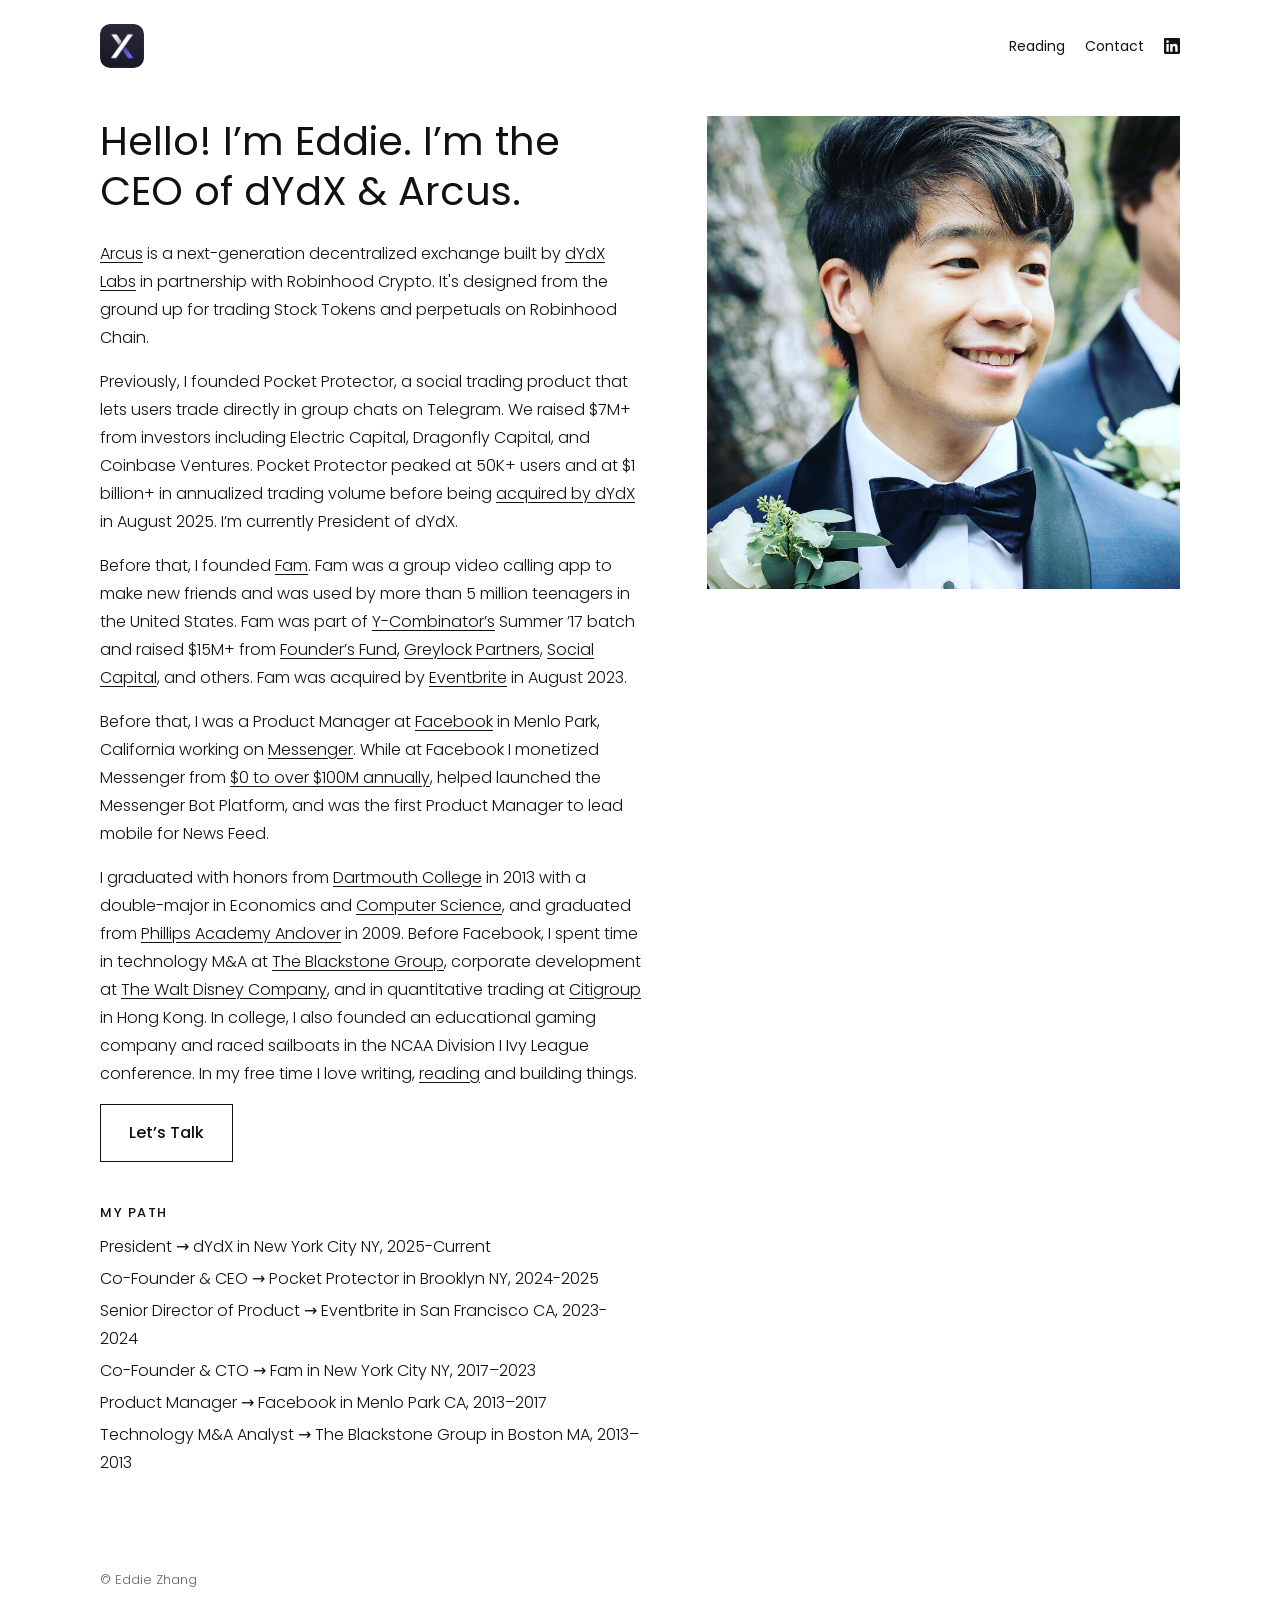
<file: index.html>
<!doctype html>
<html lang="en">
<head>
<meta charset="utf-8">
<meta name="viewport" content="width=device-width, initial-scale=1">
<title>Eddie Zhang</title>
<meta name="description" content="Eddie Zhang is the CEO of dYdX & Arcus. Previously founder of Pocket Protector and Fam, and a Product Manager at Facebook.">
<link rel="canonical" href="https://www.edwardzhang.com/">
<link rel="icon" href="/favicon.ico">
<link rel="preconnect" href="https://fonts.googleapis.com">
<link rel="preconnect" href="https://fonts.gstatic.com" crossorigin>
<link href="https://fonts.googleapis.com/css2?family=Poppins:wght@300;400;500;700&display=swap" rel="stylesheet">
<link rel="stylesheet" href="/style.css">
</head>
<body>
  <header class="site-header">
    <a class="logo" href="/"><img src="/assets/dydx-logo.png" alt="Eddie Zhang" width="44" height="44"></a>
    <nav class="site-nav" aria-label="Main">
      <a href="/reading">Reading</a>
      <a href="/contact">Contact</a>
      <a href="https://www.linkedin.com/in/eddiez37/" class="icon"><svg viewBox="0 0 24 24" aria-hidden="true"><path d="M20.4 20.5h-3.6v-5.6c0-1.3 0-3-1.8-3s-2.1 1.4-2.1 2.9v5.7H9.3V9h3.4v1.6h.1c.5-.9 1.6-1.8 3.4-1.8 3.6 0 4.3 2.4 4.3 5.5v6.2zM5.3 7.4a2.1 2.1 0 1 1 0-4.2 2.1 2.1 0 0 1 0 4.2zM7.1 20.5H3.6V9h3.5v11.5zM22.2 0H1.8C.8 0 0 .8 0 1.7v20.6c0 .9.8 1.7 1.8 1.7h20.4c1 0 1.8-.8 1.8-1.7V1.7C24 .8 23.2 0 22.2 0z"/></svg><span class="sr-only">LinkedIn</span></a>
    </nav>
  </header>
  <main>
    <div class="split">
      <div>
        <h1>Hello! I’m Eddie. I’m the CEO of dYdX &amp; Arcus.</h1>
        <p><a href="https://arcus.xyz/blog/welcome-to-arcus" rel="noopener">Arcus</a> is a next-generation decentralized exchange built by <a href="https://www.dydx.xyz/blog/a-new-arc" rel="noopener">dYdX Labs</a> in partnership with Robinhood Crypto. It's designed from the ground up for trading Stock Tokens and perpetuals on Robinhood Chain.</p>
        <p>Previously, I founded Pocket Protector, a social trading product that lets users trade directly in group chats on Telegram. We raised $7M+ from investors including Electric Capital, Dragonfly Capital, and Coinbase Ventures. Pocket Protector peaked at 50K+ users and at $1 billion+ in annualized trading volume before being <a href="https://www.dydx.xyz/blog/dydx-acquires-pocket-protector" rel="noopener">acquired by dYdX</a> in August 2025. I’m currently President of dYdX.</p>
        <p>Before that, I founded <a href="https://apps.apple.com/us/app/fam-make-new-friends-live/id1465319546" rel="noopener">Fam</a>. Fam was a group video calling app to make new friends and was used by more than 5 million teenagers in the United States. Fam was part of <a href="https://www.ycombinator.com/" rel="noopener">Y-Combinator’s</a> Summer ’17 batch and raised $15M+ from <a href="https://foundersfund.com/" rel="noopener">Founder’s Fund</a>, <a href="https://greylock.com/" rel="noopener">Greylock Partners</a>, <a href="https://www.socialcapital.com/" rel="noopener">Social Capital</a>, and others. Fam was acquired by <a href="https://www.eventbrite.com/" rel="noopener">Eventbrite</a> in August 2023.</p>
        <p>Before that, I was a Product Manager at <a href="https://about.fb.com/" rel="noopener">Facebook</a> in Menlo Park, California working on <a href="https://www.messenger.com/features" rel="noopener">Messenger</a>. While at Facebook I monetized Messenger from <a href="https://techcrunch.com/2017/01/25/facebook-messenger-begins-testing-ads-and-theyre-big/" rel="noopener">$0 to over $100M annually</a>, helped launched the Messenger Bot Platform, and was the first Product Manager to lead mobile for News Feed. </p>
        <p>I graduated with honors from <a href="https://home.dartmouth.edu/" rel="noopener">Dartmouth College</a> in 2013 with a double-major in Economics and <a href="https://digitalcommons.dartmouth.edu/senior_theses/85/" rel="noopener">Computer Science</a>, and graduated from <a href="https://www.andover.edu/" rel="noopener">Phillips Academy Andover</a> in 2009. Before Facebook, I spent time in technology M&amp;A at <a href="https://www.blackstone.com/" rel="noopener">The Blackstone Group</a>, corporate development at <a href="https://thewaltdisneycompany.com/" rel="noopener">The Walt Disney Company</a>, and in quantitative trading at <a href="https://www.citigroup.com/citi/" rel="noopener">Citigroup</a> in Hong Kong. In college, I also founded an educational gaming company and raced sailboats in the NCAA Division I Ivy League conference. In my free time I love writing, <a href="/reading">reading</a> and building things. </p>
        <p><a class="button" href="/contact">Let’s Talk</a></p>
        <div class="path">
          <div class="label">MY PATH</div>
          <ul>
          <li>President → dYdX in New York City NY, 2025-Current</li>
          <li>Co-Founder &amp; CEO → Pocket Protector in Brooklyn NY, 2024-2025</li>
          <li>Senior Director of Product → Eventbrite in San Francisco CA, 2023-2024</li>
          <li>Co-Founder &amp; CTO → Fam in New York City NY, 2017–2023</li>
          <li>Product Manager → Facebook in Menlo Park CA, 2013–2017</li>
          <li>Technology M&amp;A Analyst → The Blackstone Group in Boston MA, 2013–2013</li>
          </ul>
        </div>
      </div>
      <div class="portrait">
        <img src="/assets/eddie.jpg" alt="Eddie Zhang" width="800" height="800">
      </div>
    </div>
  </main>
  <footer class="site-footer">
    © Eddie Zhang
  </footer>
</body>
</html>
</file>
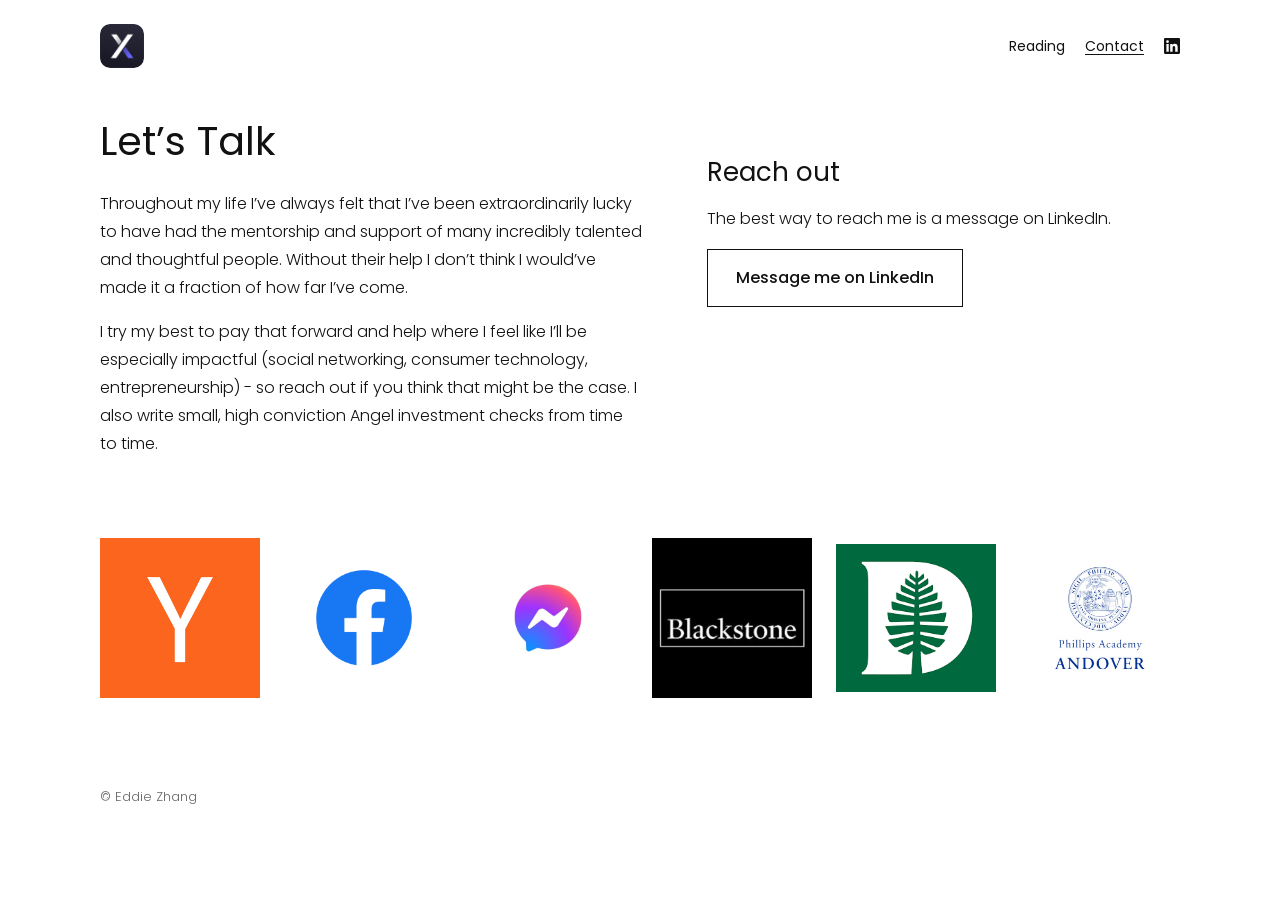
<file: contact.html>
<!doctype html>
<html lang="en">
<head>
<meta charset="utf-8">
<meta name="viewport" content="width=device-width, initial-scale=1">
<title>Let’s Talk — Eddie Zhang</title>
<meta name="description" content="Get in touch with Eddie Zhang.">
<link rel="canonical" href="https://www.edwardzhang.com/contact">
<link rel="icon" href="/favicon.ico">
<link rel="preconnect" href="https://fonts.googleapis.com">
<link rel="preconnect" href="https://fonts.gstatic.com" crossorigin>
<link href="https://fonts.googleapis.com/css2?family=Poppins:wght@300;400;500;700&display=swap" rel="stylesheet">
<link rel="stylesheet" href="/style.css">
</head>
<body>
  <header class="site-header">
    <a class="logo" href="/"><img src="/assets/dydx-logo.png" alt="Eddie Zhang" width="44" height="44"></a>
    <nav class="site-nav" aria-label="Main">
      <a href="/reading">Reading</a>
      <a href="/contact" aria-current="page">Contact</a>
      <a href="https://www.linkedin.com/in/eddiez37/" class="icon"><svg viewBox="0 0 24 24" aria-hidden="true"><path d="M20.4 20.5h-3.6v-5.6c0-1.3 0-3-1.8-3s-2.1 1.4-2.1 2.9v5.7H9.3V9h3.4v1.6h.1c.5-.9 1.6-1.8 3.4-1.8 3.6 0 4.3 2.4 4.3 5.5v6.2zM5.3 7.4a2.1 2.1 0 1 1 0-4.2 2.1 2.1 0 0 1 0 4.2zM7.1 20.5H3.6V9h3.5v11.5zM22.2 0H1.8C.8 0 0 .8 0 1.7v20.6c0 .9.8 1.7 1.8 1.7h20.4c1 0 1.8-.8 1.8-1.7V1.7C24 .8 23.2 0 22.2 0z"/></svg><span class="sr-only">LinkedIn</span></a>
    </nav>
  </header>
  <main>
    <div class="split">
      <div>
        <h1>Let’s Talk </h1>
        <p>Throughout my life I’ve always felt that I’ve been extraordinarily lucky to have had the mentorship and support of many incredibly talented and thoughtful people. Without their help I don’t think I would’ve made it a fraction of how far I’ve come. </p>
        <p>I try my best to pay that forward and help where I feel like I’ll be especially impactful (social networking, consumer technology, entrepreneurship) - so reach out if you think that might be the case. I also write small, high conviction Angel investment checks from time to time. </p>
      </div>
      <div>
        <h2>Reach out</h2>
        <p>The best way to reach me is a message on LinkedIn.</p>
        <div class="contact-links">
          <a class="button" href="https://www.linkedin.com/in/eddiez37/">Message me on LinkedIn</a>
        </div>
      </div>
    </div>
    <div class="logos">
      <img src="/assets/yc.png" alt="Y Combinator" loading="lazy">
      <img src="/assets/facebook.png" alt="Facebook" loading="lazy">
      <img src="/assets/messenger.jpg" alt="Messenger" loading="lazy">
      <img src="/assets/blackstone.jpg" alt="Blackstone" loading="lazy">
      <img src="/assets/dartmouth.png" alt="Dartmouth College" loading="lazy">
      <img src="/assets/andover.jpg" alt="Phillips Academy Andover" loading="lazy">
    </div>
  </main>
  <footer class="site-footer">
    © Eddie Zhang
  </footer>
</body>
</html>
</file>
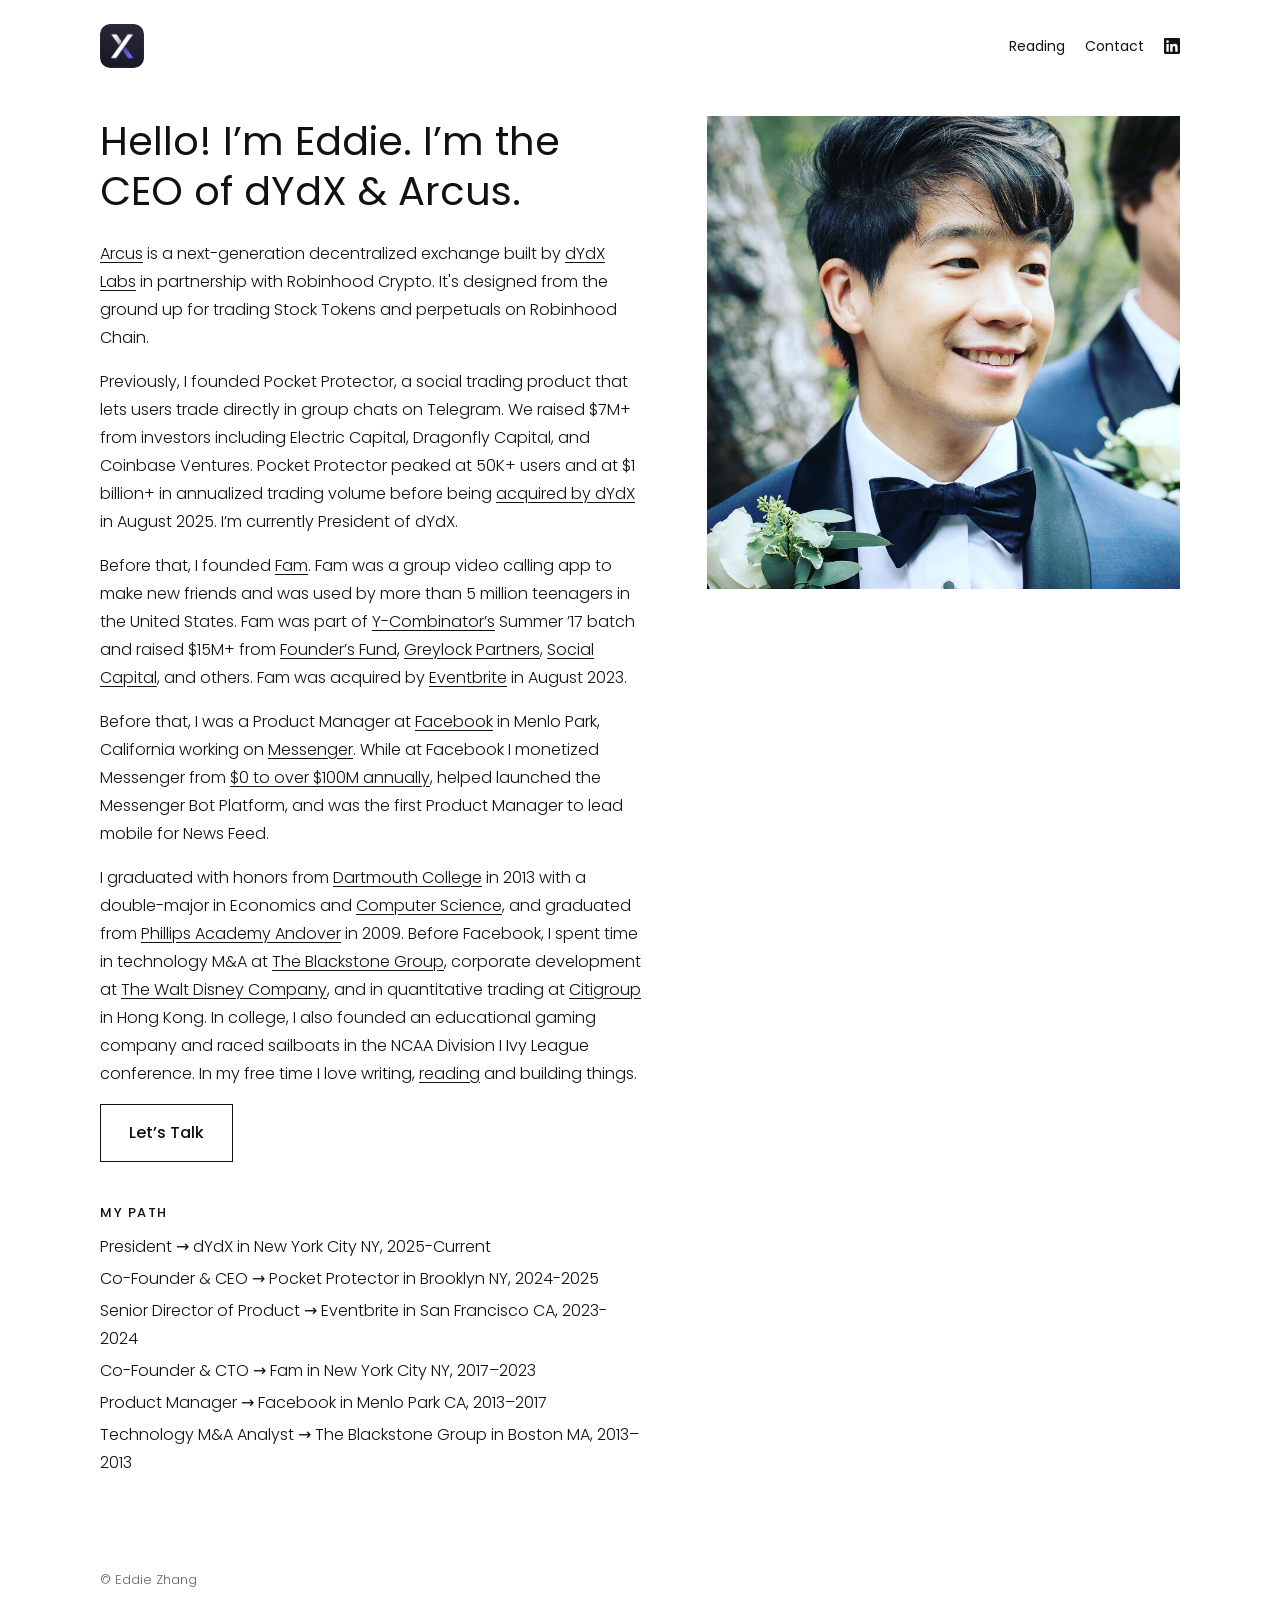
<file: home.html>
<!doctype html>
<html lang="en">
<head>
<meta charset="utf-8">
<title>Redirecting…</title>
<link rel="canonical" href="https://www.edwardzhang.com/">
<meta http-equiv="refresh" content="0; url=/">
<meta name="robots" content="noindex">
</head>
<body><a href="/">Continue</a></body>
</html>
</file>
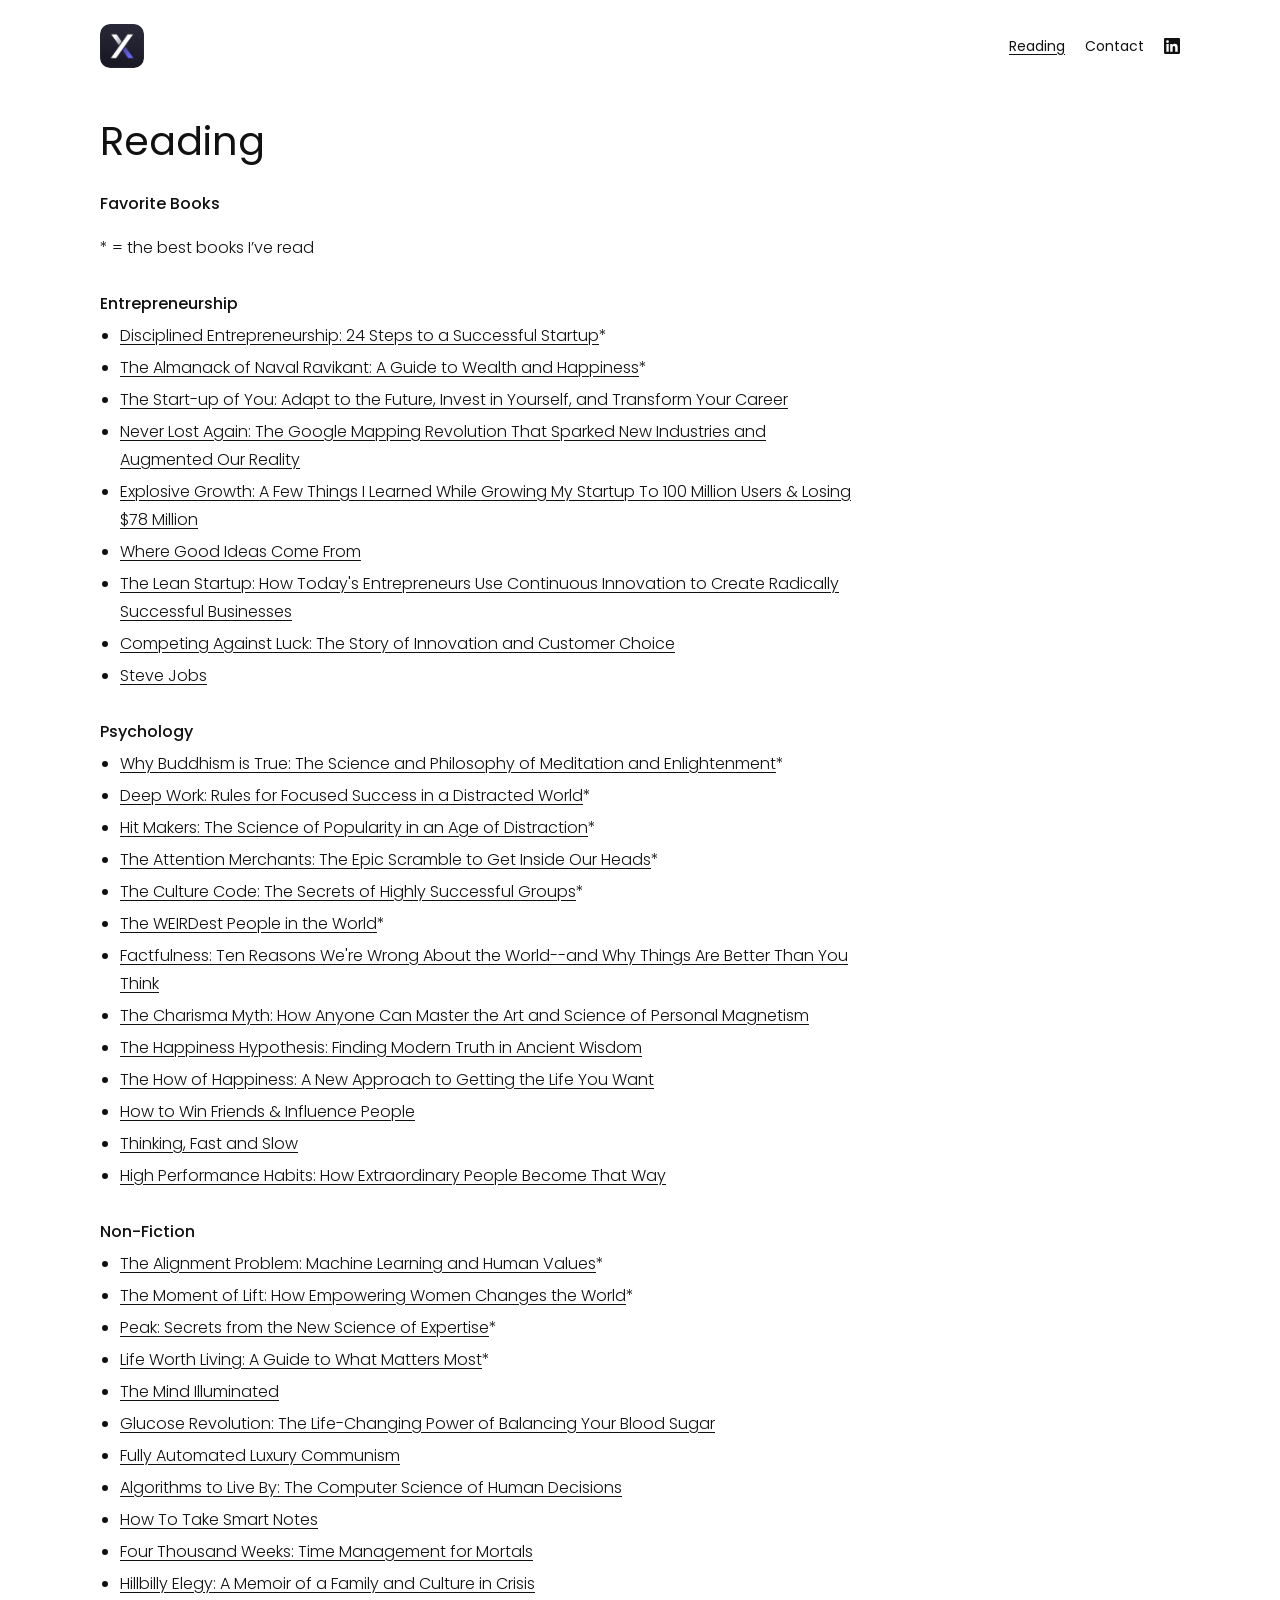
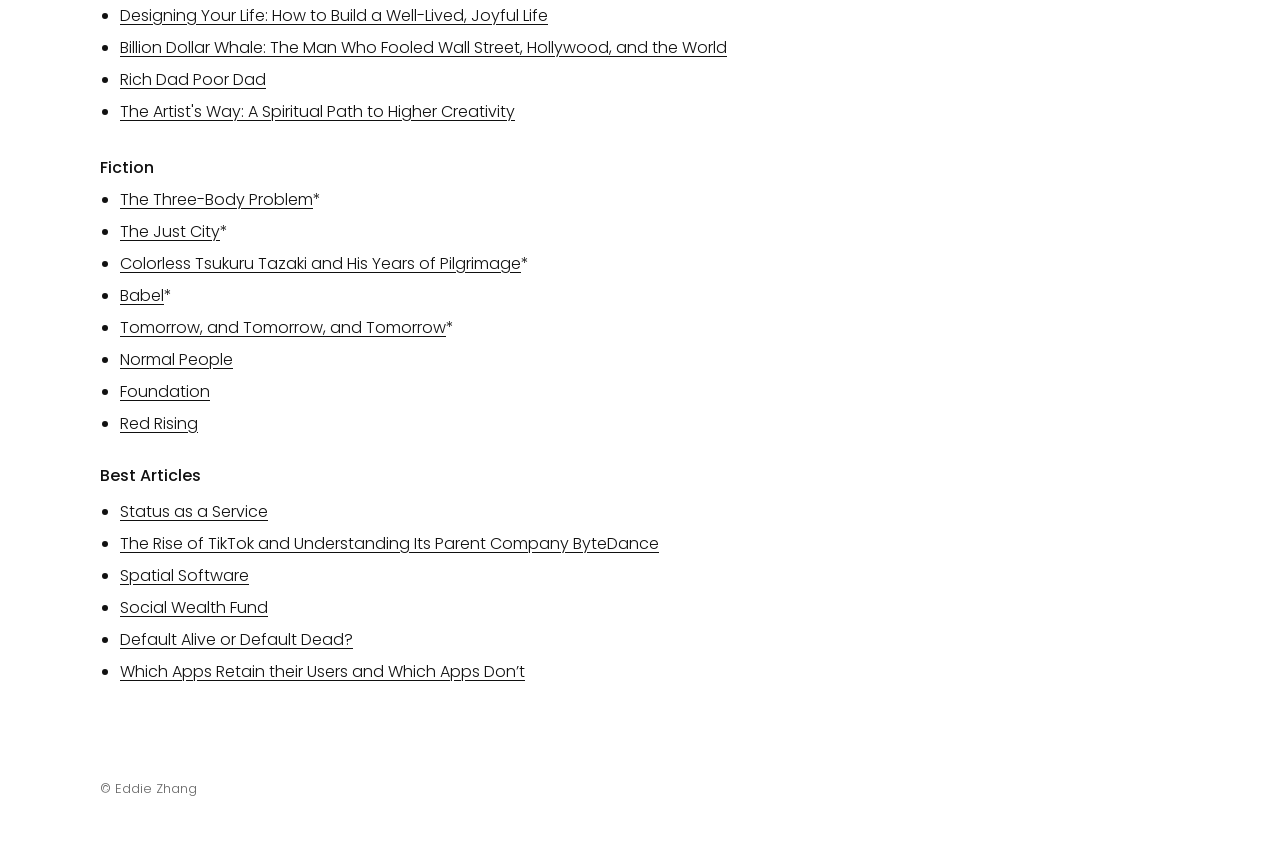
<file: reading.html>
<!doctype html>
<html lang="en">
<head>
<meta charset="utf-8">
<meta name="viewport" content="width=device-width, initial-scale=1">
<title>Reading — Eddie Zhang</title>
<meta name="description" content="Eddie Zhang’s favorite books and articles.">
<link rel="canonical" href="https://www.edwardzhang.com/reading">
<link rel="icon" href="/favicon.ico">
<link rel="preconnect" href="https://fonts.googleapis.com">
<link rel="preconnect" href="https://fonts.gstatic.com" crossorigin>
<link href="https://fonts.googleapis.com/css2?family=Poppins:wght@300;400;500;700&display=swap" rel="stylesheet">
<link rel="stylesheet" href="/style.css">
</head>
<body>
  <header class="site-header">
    <a class="logo" href="/"><img src="/assets/dydx-logo.png" alt="Eddie Zhang" width="44" height="44"></a>
    <nav class="site-nav" aria-label="Main">
      <a href="/reading" aria-current="page">Reading</a>
      <a href="/contact">Contact</a>
      <a href="https://www.linkedin.com/in/eddiez37/" class="icon"><svg viewBox="0 0 24 24" aria-hidden="true"><path d="M20.4 20.5h-3.6v-5.6c0-1.3 0-3-1.8-3s-2.1 1.4-2.1 2.9v5.7H9.3V9h3.4v1.6h.1c.5-.9 1.6-1.8 3.4-1.8 3.6 0 4.3 2.4 4.3 5.5v6.2zM5.3 7.4a2.1 2.1 0 1 1 0-4.2 2.1 2.1 0 0 1 0 4.2zM7.1 20.5H3.6V9h3.5v11.5zM22.2 0H1.8C.8 0 0 .8 0 1.7v20.6c0 .9.8 1.7 1.8 1.7h20.4c1 0 1.8-.8 1.8-1.7V1.7C24 .8 23.2 0 22.2 0z"/></svg><span class="sr-only">LinkedIn</span></a>
    </nav>
  </header>
  <main>
    <article class="reading">
    <h1>Reading</h1>
    <h4>Favorite Books</h4>
    <p>* = the best books I’ve read</p>
    <p class="category">Entrepreneurship</p>
    <ul><li><a href="https://www.amazon.com/Disciplined-Entrepreneurship-Steps-Successful-Startup/dp/1118692284" rel="noopener">Disciplined Entrepreneurship: 24 Steps to a Successful Startup</a>*</li>
    <li><a href="https://www.amazon.com/Almanack-Naval-Ravikant-Wealth-Happiness-ebook/dp/B08FF8MTM6" rel="noopener">The Almanack of Naval Ravikant: A Guide to Wealth and Happiness</a>*</li>
    <li><a href="https://www.amazon.com/Start-up-You-Future-Yourself-Transform-ebook/dp/B0050DIWHU" rel="noopener">The Start-up of You: Adapt to the Future, Invest in Yourself, and Transform Your Career</a></li>
    <li><a href="https://www.amazon.com/Never-Lost-Again-Revolution-Industries-ebook/dp/B0713W45TR" rel="noopener">Never Lost Again: The Google Mapping Revolution That Sparked New Industries and Augmented Our Reality</a></li>
    <li><a href="https://www.amazon.com/Explosive-Growth-Learned-Growing-Startup-ebook/dp/B0777FDL2H" rel="noopener">Explosive Growth: A Few Things I Learned While Growing My Startup To 100 Million Users &amp; Losing $78 Million</a></li>
    <li><a href="https://www.amazon.com/Where-Good-Ideas-Steven-Johnson-ebook/dp/B003ZK58TA/" rel="noopener">Where Good Ideas Come From</a></li>
    <li><a href="https://www.amazon.com/Lean-Startup-Entrepreneurs-Continuous-Innovation-ebook/dp/B004J4XGN6" rel="noopener">The Lean Startup: How Today's Entrepreneurs Use Continuous Innovation to Create Radically Successful Businesses</a></li>
    <li><a href="https://www.amazon.com/Competing-Against-Luck-Innovation-Customer/dp/0062435612" rel="noopener">Competing Against Luck: The Story of Innovation and Customer Choice</a></li>
    <li><a href="https://www.amazon.com/Steve-Jobs-Walter-Isaacson-ebook/dp/B004W2UBYW/" rel="noopener">Steve Jobs</a> </li>
    </ul>
    <p class="category">Psychology</p>
    <ul><li><a href="https://www.amazon.com/Why-Buddhism-True-Philosophy-Enlightenment/dp/1439195455" rel="noopener">Why Buddhism is True: The Science and Philosophy of Meditation and Enlightenment</a>*</li>
    <li><a href="https://www.amazon.com/Deep-Work-Focused-Success-Distracted-ebook/dp/B00X47ZVXM" rel="noopener">Deep Work: Rules for Focused Success in a Distracted World</a>*</li>
    <li><a href="https://www.amazon.com/Hit-Makers-Science-Popularity-Distraction/dp/110198032X" rel="noopener">Hit Makers: The Science of Popularity in an Age of Distraction</a>*</li>
    <li><a href="https://www.amazon.com/Attention-Merchants-Scramble-Inside-Heads-ebook/dp/B01AEPSWB4" rel="noopener">The Attention Merchants: The Epic Scramble to Get Inside Our Heads</a>*</li>
    <li><a href="https://www.amazon.com/Culture-Code-Secrets-Highly-Successful-ebook/dp/B01MSY1Y6Z" rel="noopener">The Culture Code: The Secrets of Highly Successful Groups</a>*</li>
    <li><a href="https://www.amazon.com/WEIRDest-People-World-Psychologically-Particularly/dp/0374173222" rel="noopener">The WEIRDest People in the World</a>*</li>
    <li><a href="https://www.amazon.com/Factfulness-Reasons-World-Things-Better/dp/1250107814" rel="noopener">Factfulness: Ten Reasons We're Wrong About the World--and Why Things Are Better Than You Think</a></li>
    <li><a href="https://www.amazon.com/Charisma-Myth-Science-Personal-Magnetism-ebook/dp/B005GSZZ24" rel="noopener">The Charisma Myth: How Anyone Can Master the Art and Science of Personal Magnetism</a></li>
    <li><a href="https://www.amazon.com/Happiness-Hypothesis-Finding-Modern-Ancient-ebook/dp/B003E749TE" rel="noopener">The Happiness Hypothesis: Finding Modern Truth in Ancient Wisdom</a></li>
    <li><a href="https://www.amazon.com/How-Happiness-Approach-Getting-Life/dp/0143114956" rel="noopener">The How of Happiness: A New Approach to Getting the Life You Want</a></li>
    <li><a href="https://www.amazon.com/How-Win-Friends-Influence-People-ebook/dp/B003WEAI4E" rel="noopener">How to Win Friends &amp; Influence People</a></li>
    <li><a href="https://www.amazon.com/Thinking-Fast-Slow-Daniel-Kahneman-ebook/dp/B00555X8OA" rel="noopener">Thinking, Fast and Slow</a></li>
    <li><a href="https://www.amazon.com/High-Performance-Habits-Extraordinary-People/dp/1401952852" rel="noopener">High Performance Habits: How Extraordinary People Become That Way</a></li>
    </ul>
    <p class="category">Non-Fiction</p>
    <ul><li><a href="https://www.amazon.com/Alignment-Problem-Machine-Learning-Values/dp/0393635821" rel="noopener">The Alignment Problem: Machine Learning and Human Values</a>*</li>
    <li><a href="https://www.amazon.com/Moment-Lift-Empowering-Women-Changes-ebook/dp/B07FCJPWST" rel="noopener">The Moment of Lift: How Empowering Women Changes the World</a>*</li>
    <li><a href="https://www.amazon.com/Peak-Secrets-New-Science-Expertise-ebook/dp/B011H56MKS" rel="noopener">Peak: Secrets from the New Science of Expertise</a>*</li>
    <li><a href="https://www.amazon.com/Life-Worth-Living-Guide-Matters/dp/B0B69FG44Y/ref=sr_1_1?hvadid=616931664403&amp;hvdev=c&amp;hvlocphy=9031942&amp;hvnetw=g&amp;hvqmt=e&amp;hvrand=1916546459819506316&amp;hvtargid=kwd-58987146&amp;hydadcr=24658_13611734&amp;keywords=life%20worth%20living&amp;qid=1705806318&amp;sr=8-1" rel="noopener">Life Worth Living: A Guide to What Matters Most</a>*</li>
    <li><a href="https://www.amazon.com/Mind-Illuminated-Meditation-Integrating-Mindfulness/dp/1501156985" rel="noopener">The Mind Illuminated</a></li>
    <li><a href="https://www.amazon.com/Glucose-Revolution-Life-Changing-Power-Balancing/dp/1982179414" rel="noopener">Glucose Revolution: The Life-Changing Power of Balancing Your Blood Sugar</a></li>
    <li><a href="https://www.amazon.com/Fully-Automated-Luxury-Communism-Bastani-ebook/dp/B075WCGJDW/ref=tmm_kin_swatch_0?_encoding=UTF8&amp;qid=&amp;sr=" rel="noopener">Fully Automated Luxury Communism</a></li>
    <li><a href="https://www.amazon.com/Algorithms-Live-Computer-Science-Decisions/dp/1627790365" rel="noopener">Algorithms to Live By: The Computer Science of Human Decisions</a></li>
    <li><a href="https://www.amazon.com/How-Take-Smart-Notes-Nonfiction/dp/1542866502" rel="noopener">How To Take Smart Notes</a></li>
    <li><a href="https://www.amazon.com/Four-Thousand-Weeks-Management-Mortals/dp/B08XZY5ZF7" rel="noopener">Four Thousand Weeks: Time Management for Mortals</a></li>
    <li><a href="https://www.amazon.com/Hillbilly-Elegy-Memoir-Family-Culture-ebook/dp/B079L5DDB4" rel="noopener">Hillbilly Elegy: A Memoir of a Family and Culture in Crisis</a></li>
    <li><a href="https://www.amazon.com/Designing-Your-Life-Well-Lived-Joyful/dp/1101875321" rel="noopener">Designing Your Life: How to Build a Well-Lived, Joyful Life</a></li>
    <li><a href="https://www.amazon.com/Billion-Dollar-Whale-Fooled-Hollywood-ebook/dp/B079WVJZCH" rel="noopener">Billion Dollar Whale: The Man Who Fooled Wall Street, Hollywood, and the World</a></li>
    <li><a href="https://www.amazon.com/Rich-Dad-Poor-Teach-Middle/dp/1612680194" rel="noopener">Rich Dad Poor Dad</a></li>
    <li><a href="https://www.amazon.com/Artists-Way-Spiritual-Higher-Creativity/dp/1585421472" rel="noopener">The Artist's Way: A Spiritual Path to Higher Creativity</a></li>
    </ul>
    <p class="category">Fiction</p>
    <ul><li><a href="https://www.amazon.com/Three-Body-Problem-Remembrance-Earths-Past-ebook/dp/B00IQO403K" rel="noopener">The Three-Body Problem</a>*</li>
    <li><a href="https://www.amazon.com/Just-City-Thessaly-Jo-Walton-ebook/dp/B00L73GT72/ref=tmm_kin_swatch_0?_encoding=UTF8&amp;qid=&amp;sr=" rel="noopener">The Just City</a>*</li>
    <li><a href="https://www.amazon.com/Colorless-Tsukuru-Tazaki-Years-Pilgrimage/dp/0804170126" rel="noopener">Colorless Tsukuru Tazaki and His Years of Pilgrimage</a>*</li>
    <li><a href="https://www.goodreads.com/en/book/show/57945316" rel="noopener">Babel</a>*</li>
    <li><a href="https://www.goodreads.com/en/book/show/58784475" rel="noopener">Tomorrow, and Tomorrow, and Tomorrow</a>*</li>
    <li><a href="https://www.goodreads.com/en/book/show/41057294" rel="noopener">Normal People</a></li>
    <li><a href="https://www.amazon.com/Foundation-Isaac-Asimov-ebook/dp/B000FC1PWA" rel="noopener">Foundation</a></li>
    <li><a href="https://www.goodreads.com/book/show/15839976-red-rising" rel="noopener">Red Rising</a></li>
    </ul>
    <h4>Best Articles</h4>
    <ul><li><a href="https://www.eugenewei.com/blog/2019/2/19/status-as-a-service" rel="noopener">Status as a Service</a></li>
    <li><a href="https://turner.substack.com/p/the-rise-of-tiktok-and-understanding" rel="noopener">The Rise of TikTok and Understanding Its Parent Company ByteDance</a></li>
    <li><a href="https://darkblueheaven.com/spatialsoftware/" rel="noopener">Spatial Software</a></li>
    <li><a href="https://www.peoplespolicyproject.org/projects/social-wealth-fund/" rel="noopener">Social Wealth Fund</a></li>
    <li><a href="http://paulgraham.com/aord.html" rel="noopener">Default Alive or Default Dead?</a></li>
    <li><a href="https://www.theinformation.com/articles/which-apps-retail-their-users-and-which-ones-dont" rel="noopener">Which Apps Retain their Users and Which Apps Don’t</a></li>
    </ul>

    </article>
  </main>
  <footer class="site-footer">
    © Eddie Zhang
  </footer>
</body>
</html>
</file>
<file: style.css>
:root {
  --text: #111;
  --muted: #666;
  --line: #e5e5e5;
  --bg: #fff;
  --max: 1120px;
}

* { box-sizing: border-box; }

html { -webkit-text-size-adjust: 100%; }

body {
  margin: 0;
  background: var(--bg);
  color: var(--text);
  font: 300 16px/1.75 "Poppins", system-ui, -apple-system, sans-serif;
}

a { color: inherit; text-underline-offset: 3px; }
a:hover { opacity: .7; }

img { max-width: 100%; height: auto; display: block; }

.site-header {
  max-width: var(--max);
  margin: 0 auto;
  padding: 24px 20px;
  display: flex;
  align-items: center;
  justify-content: space-between;
  gap: 16px;
}

.logo img { width: 44px; height: 44px; border-radius: 10px; }

.site-nav { display: flex; align-items: center; gap: 20px; font-size: 14px; font-weight: 400; }
.site-nav a { text-decoration: none; }
.site-nav a[aria-current="page"] { text-decoration: underline; }
.site-nav .icon { display: inline-flex; }
.site-nav svg { width: 16px; height: 16px; fill: currentColor; }

main { max-width: var(--max); margin: 0 auto; padding: 24px 20px 64px; }

h1, h2, h3 { font-weight: 400; line-height: 1.25; }
h1 { font-size: 40px; margin: 0 0 24px; }
h2 { font-size: 26px; margin: 40px 0 12px; }
h3 { font-size: 20px; margin: 32px 0 8px; }
h4 { font-size: 16px; font-weight: 500; margin: 24px 0 8px; }

.split {
  display: grid;
  grid-template-columns: 1.15fr 1fr;
  gap: 64px;
  align-items: start;
}

.portrait { position: sticky; top: 24px; }
.portrait img { width: 100%; aspect-ratio: 1; object-fit: cover; }

.path { margin-top: 40px; }
.path .label { font-size: 13px; font-weight: 500; letter-spacing: .12em; }
.path ul { list-style: none; padding: 0; margin: 8px 0 0; }
.path li { margin: 4px 0; }

.reading { max-width: 760px; }
.reading .category { font-weight: 500; margin: 28px 0 4px; }
.reading ul { margin: 0; padding-left: 20px; }
.reading li { margin: 4px 0; }

.button {
  display: inline-block;
  padding: 14px 28px;
  border: 1px solid var(--text);
  font-weight: 500;
  text-decoration: none;
}
.button:hover { background: var(--text); color: var(--bg); opacity: 1; }

.contact-links { display: flex; gap: 16px; flex-wrap: wrap; align-items: center; margin-top: 8px; }

.logos {
  display: grid;
  grid-template-columns: repeat(6, 1fr);
  gap: 24px;
  align-items: center;
  margin-top: 64px;
}
.logos img { width: 100%; aspect-ratio: 1; object-fit: contain; }

.site-footer {
  max-width: var(--max);
  margin: 0 auto;
  padding: 24px 20px 40px;
  font-size: 13px;
  color: var(--muted);
}

@media (max-width: 760px) {
  .split { grid-template-columns: 1fr; gap: 32px; }
  .portrait { position: static; order: -1; max-width: 360px; }
  .logos { grid-template-columns: repeat(3, 1fr); }
  h1 { font-size: 32px; }
  .site-nav { gap: 14px; }
}

.sr-only {
  position: absolute;
  width: 1px;
  height: 1px;
  overflow: hidden;
  clip: rect(0 0 0 0);
  white-space: nowrap;
}
</file>
